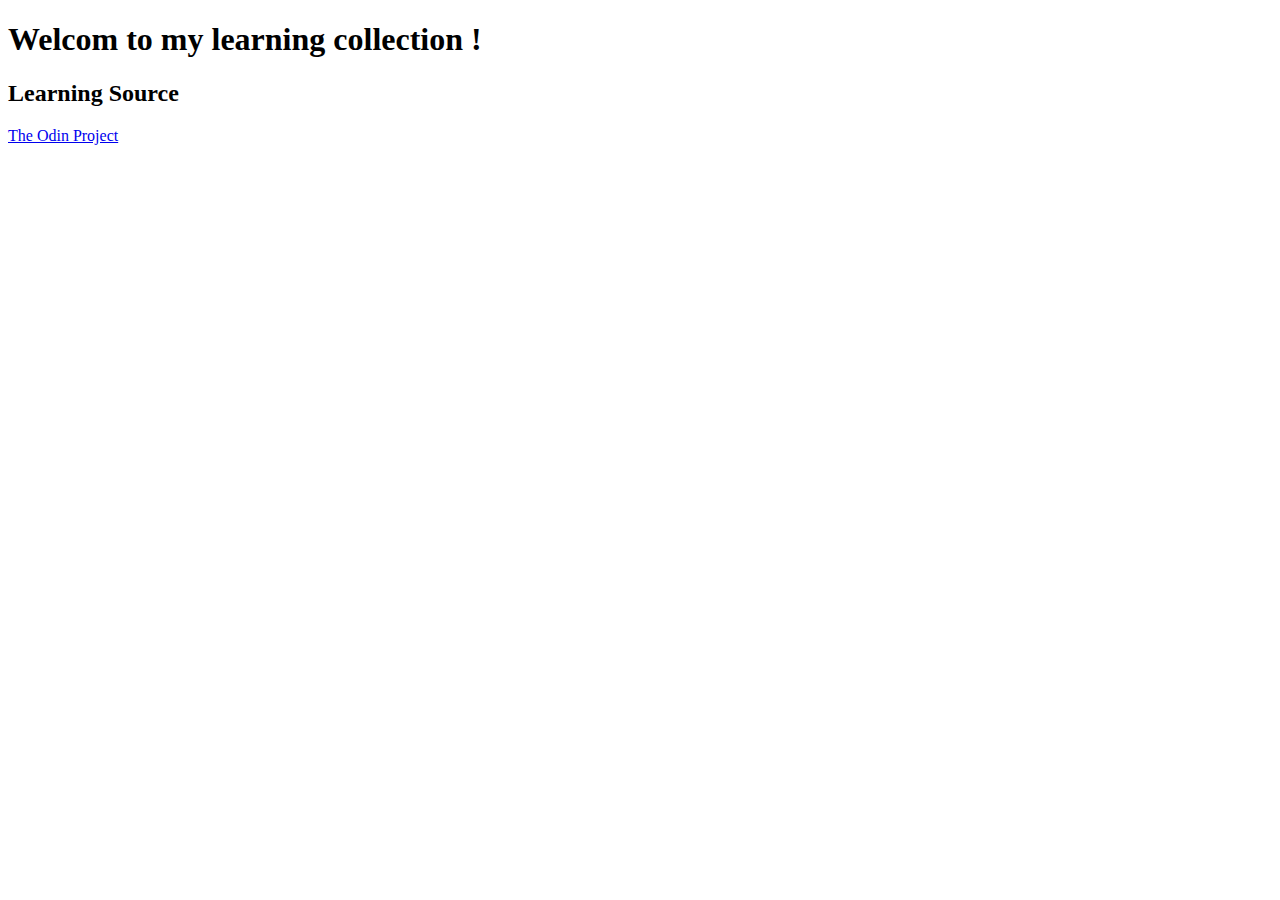
<file: index.html>
<!DOCTYPE html>
<html lang="en">
<head>
    <meta charset="UTF-8">
    <meta http-equiv="X-UA-Compatible" content="IE=edge">
    <meta name="viewport" content="width=device-width, initial-scale=1.0">
    <title>Arasi Learning Project Collection</title>
</head>
<body>
    <h1>Welcom to my learning collection !</h1>
    <h2>Learning Source</h2>
    <a href="./the-odin-project/index.html">The Odin Project</a>
</body>
</html>
</file>
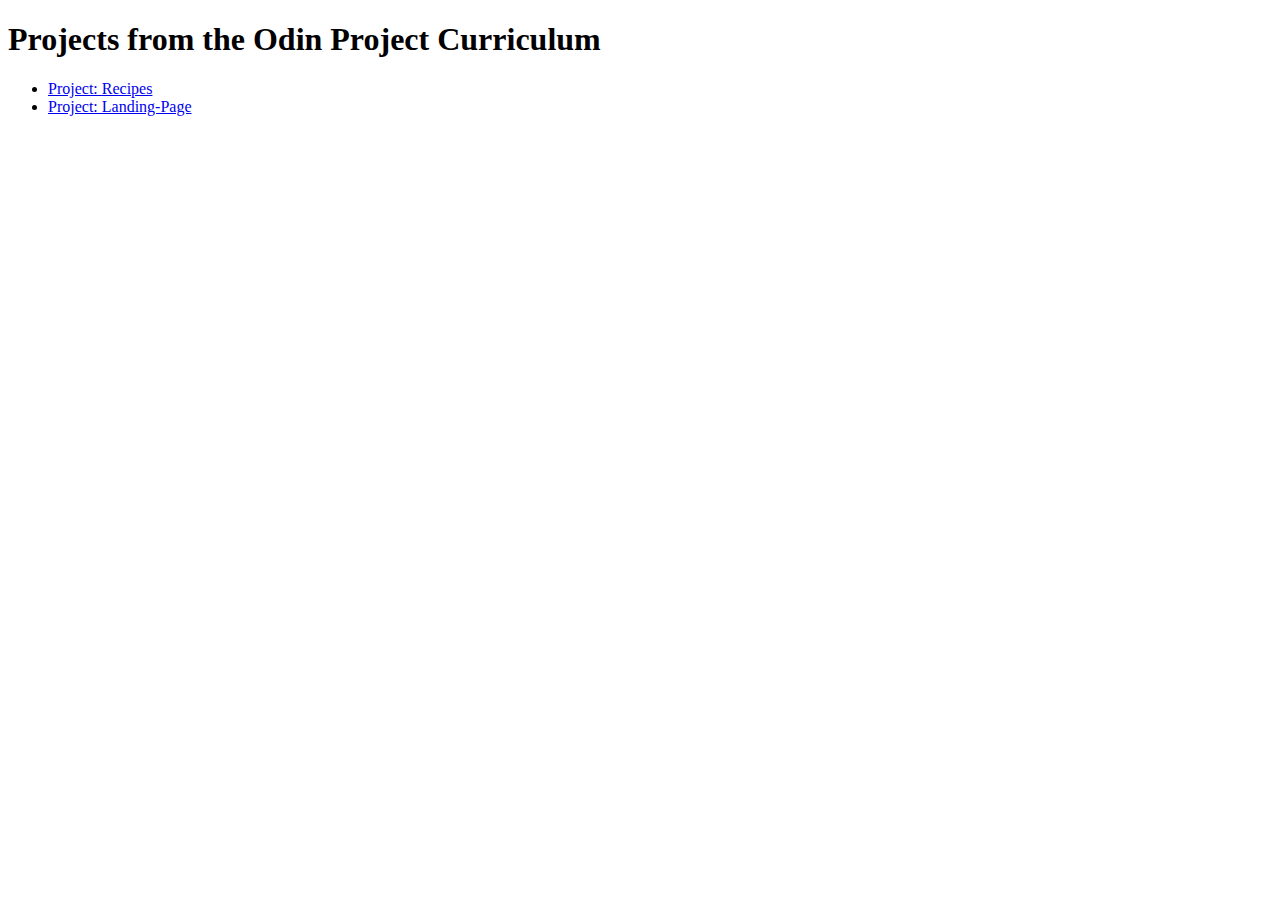
<file: the-odin-project/index.html>
<!DOCTYPE html>
<html lang="en">
<head>
    <meta charset="UTF-8">
    <meta http-equiv="X-UA-Compatible" content="IE=edge">
    <meta name="viewport" content="width=device-width, initial-scale=1.0">
    <title>Arasi - The Odin Project</title>
</head>
<body>
    <h1>Projects from the Odin Project Curriculum</h1>
    <ul>
        <li><a href="./01-Project-Recipes/index.html">Project: Recipes</a></li>
        <li><a href="./02-Project-Landing-Page/index.html">Project: Landing-Page</a></li>
    </ul>
</body>
</html>
</file>
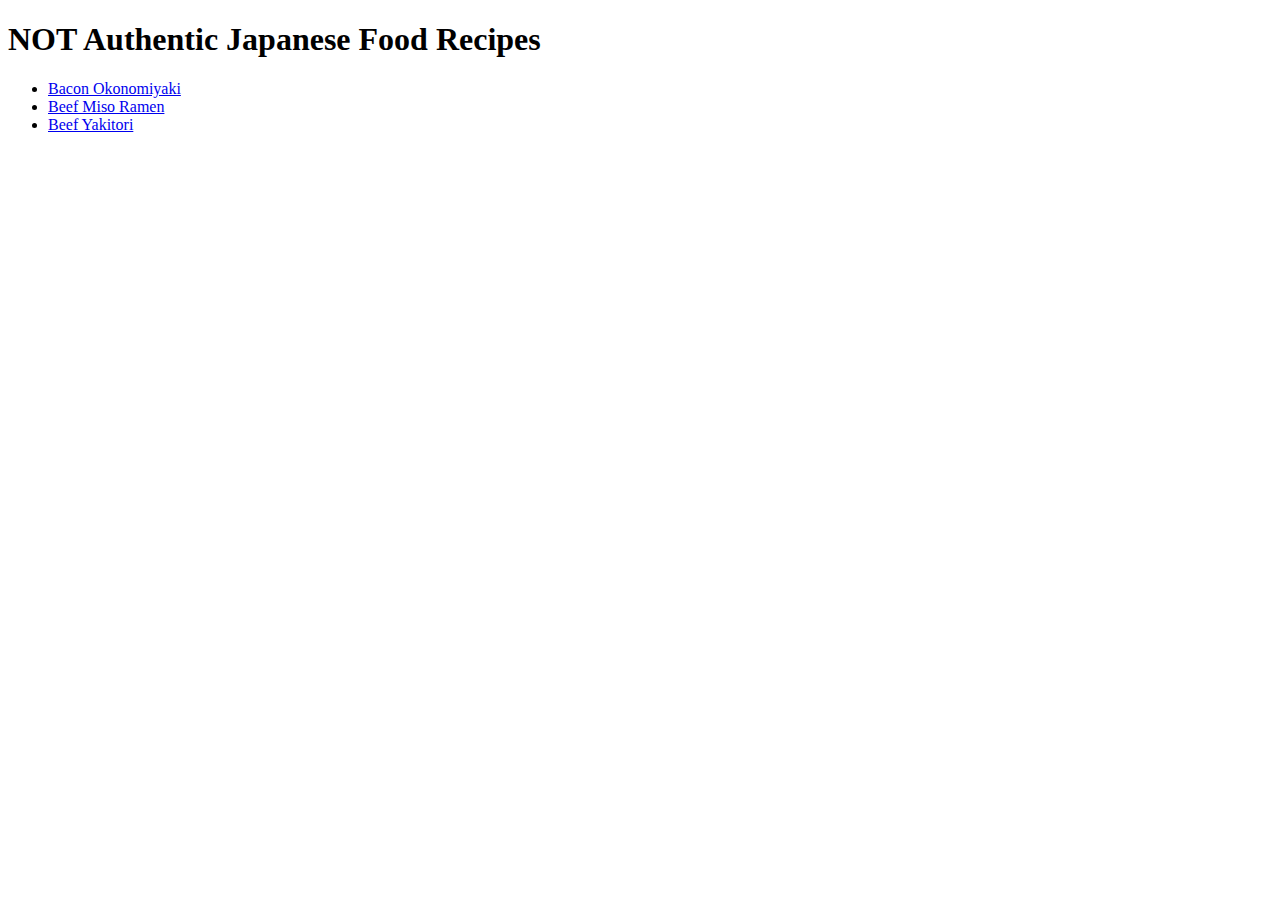
<file: the-odin-project/01-Project-Recipes/index.html>
<!DOCTYPE html>
<html lang="en">
<head>
    <meta charset="UTF-8">
    <meta http-equiv="X-UA-Compatible" content="IE=edge">
    <meta name="viewport" content="width=device-width, initial-scale=1.0">
    <title>Japanese Food Recipes</title>
</head>
<body>
    <h1>NOT Authentic Japanese Food Recipes</h1>
    <ul>
        <li><a href="recipes/bacon-okonomiyaki.html">Bacon Okonomiyaki</a></li>
        <li><a href="recipes/beef-miso-ramen.html">Beef Miso Ramen</a></li>
        <li><a href="recipes/beef-yakitori.html">Beef Yakitori</a></li>
    </ul>
</body>
</html>
</file>
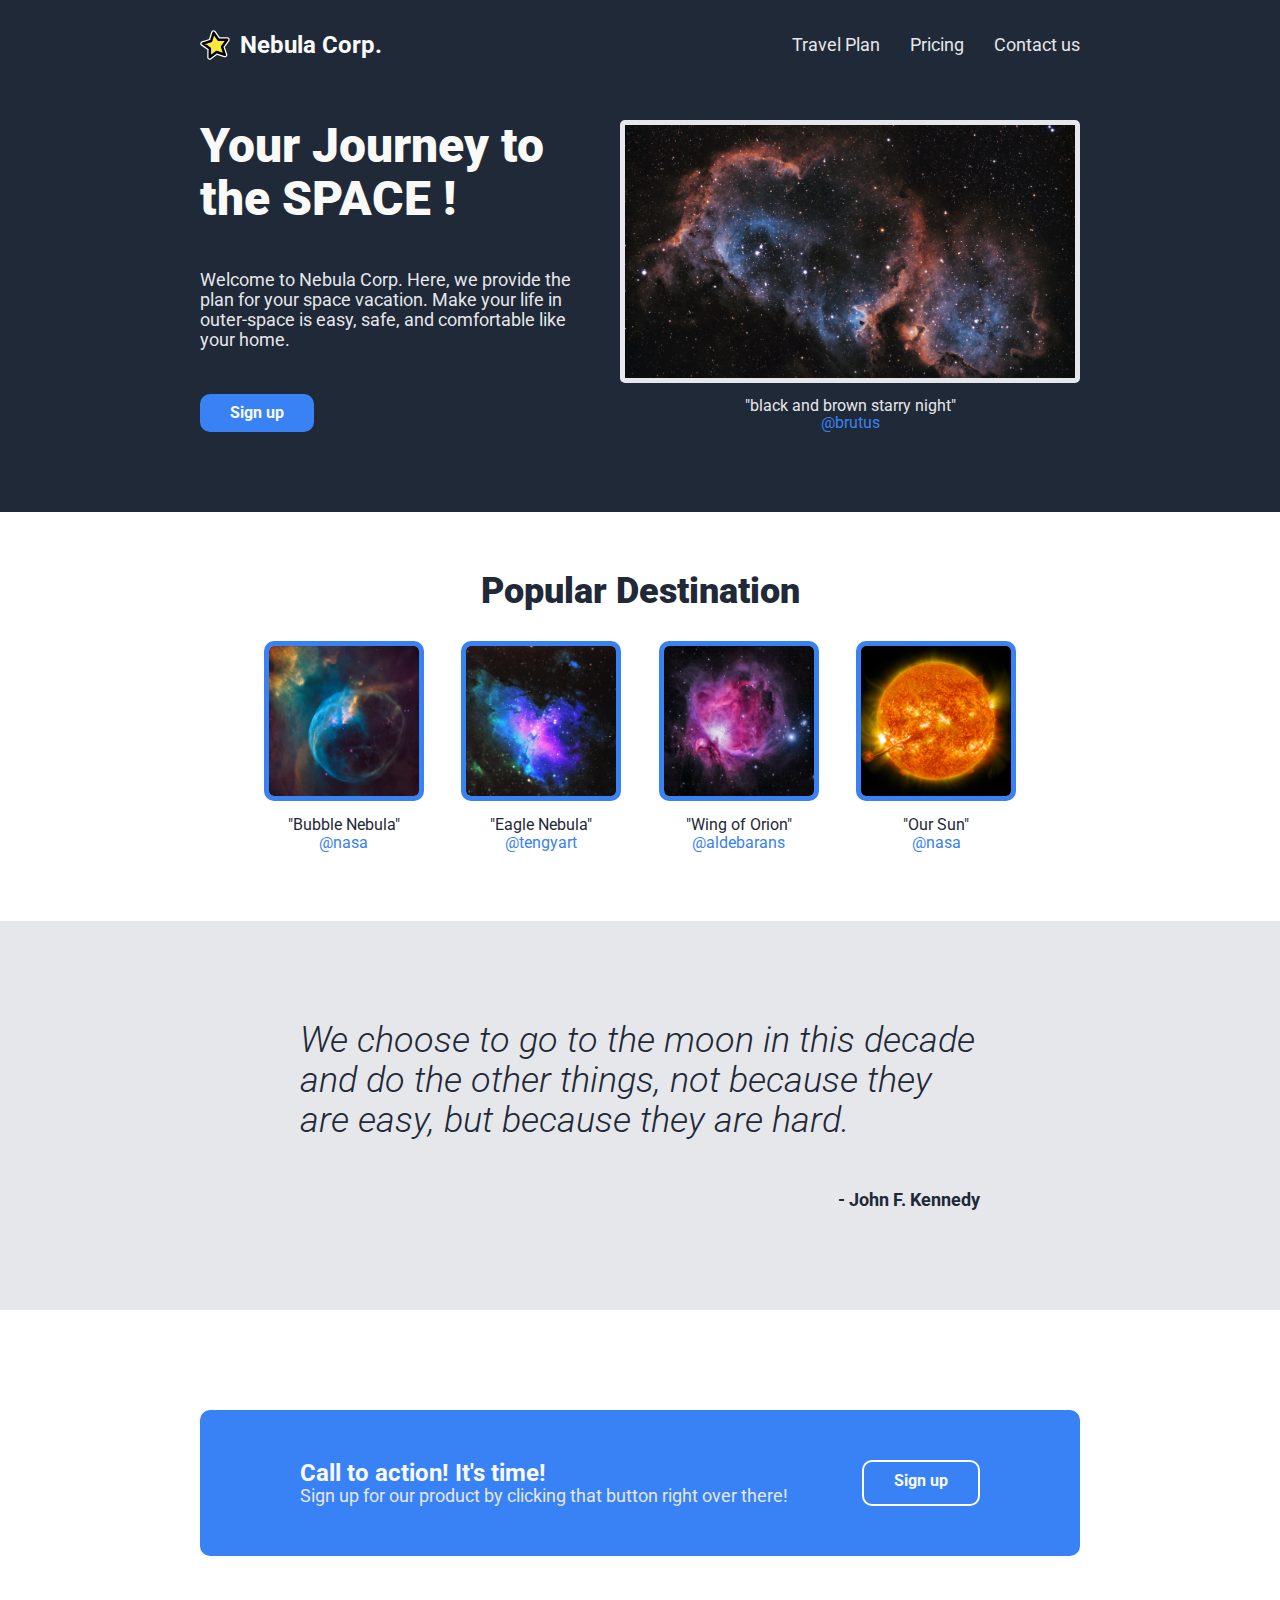
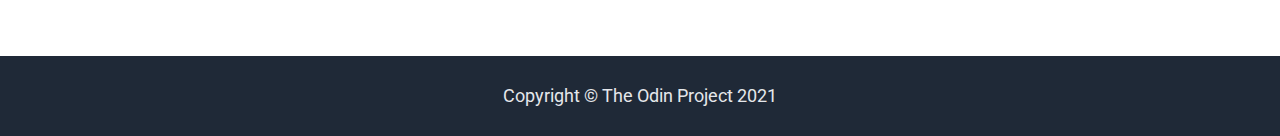
<file: the-odin-project/02-Project-Landing-Page/index.html>
<!DOCTYPE html>
<html lang="en">
<head>
    <meta charset="UTF-8">
    <meta http-equiv="X-UA-Compatible" content="IE=edge">
    <meta name="viewport" content="width=device-width, initial-scale=1.0">
    <link rel="stylesheet" href="styles.css">
    <link rel="preconnect" href="https://fonts.googleapis.com">
    <link rel="preconnect" href="https://fonts.gstatic.com" crossorigin>
    <link href="https://fonts.googleapis.com/css2?family=Roboto:ital,wght@0,100;0,300;0,400;0,500;0,700;0,900;1,100;1,300;1,400;1,500;1,700;1,900&display=swap" rel="stylesheet"> 
    <title>Nebula Corp &ndash; Journey to the SPACE</title>
</head>
<body>
    <header>
        <nav>
            <a class="logo" href="#">
                <img src="./assets/image/star-logo.svg" alt="logo">
                <h2>Nebula Corp.</h2>
            </a>
            <ul>
                <li><a href="#">Travel Plan</a></li>
                <li><a href="#">Pricing</a></li>
                <li><a href="#">Contact us</a></li>
            </ul>
        </nav>
    </header>

    <section class="welcome">
        <div class="welcome-text">
            <h1>Your Journey to the SPACE !</h1>
            <p>Welcome to Nebula Corp. Here, we provide the plan for your space vacation. Make your life in outer-space is easy, safe, and comfortable like your home.</p>
            <a class="button" href="#">Sign up</a>
        </div>
        <div class="welcome-img">
            <img src="./assets/image/soul-nebula.jpg" alt="Soul Nebula">
            <div class="credit">
                <span>"black and brown starry night"</span>
                <a href="https://unsplash.com/@brutus">@brutus</a>
            </div>
        </div>
    </section>

    <section class="information">
        <h2>Popular Destination</h2>
        <div class="nebula-set">
            <div class="card">
                <img src="./assets/image/bubble.jpg" alt="bubble nebula">
                <div class="credit">
                    <span>"Bubble Nebula"</span>
                    <a href="https://unsplash.com/@nasa">@nasa</a>
                </div>
            </div>

            <div class="card">
                <img src="./assets/image/eagle.jpg" alt="eagle nebula">
                <div class="credit">
                    <span>"Eagle Nebula"</span>
                    <a href="https://unsplash.com/@tengyart">@tengyart</a>
                </div>
            </div>

            <div class="card">
                <img src="./assets/image/orion.jpg" alt="orion nebula">
                <div class="credit">
                    <span>"Wing of Orion"</span>
                    <a href="https://unsplash.com/@aldebarans">@aldebarans</a>
                </div>
            </div>

            <div class="card">
                <img src="./assets/image/sun.jpg" alt="sun">
                <div class="credit">
                    <span>"Our Sun"</span>
                    <a href="https://unsplash.com/@nasa">@nasa</a>
                </div>
            </div>
        </div>
    </section>

    <section class="quotes">
        <p>We choose to go to the moon in this decade and do the other things, not because they are easy, but because they are hard.</p>
        <span>- John F. Kennedy</span>
    </section>

    <section class="sign-up">
        <div class="button-holder">
            <div class="button-text">
                <h2>Call to action! It's time!</h2>
                <p>Sign up for our product by clicking that button right over there!</p>
            </div>
            <a class="button" href="#">Sign up</a>
        </div>
    </section>

    <footer>
        Copyright &#169; The Odin Project 2021
    </footer>
</body>
</html>
</file>
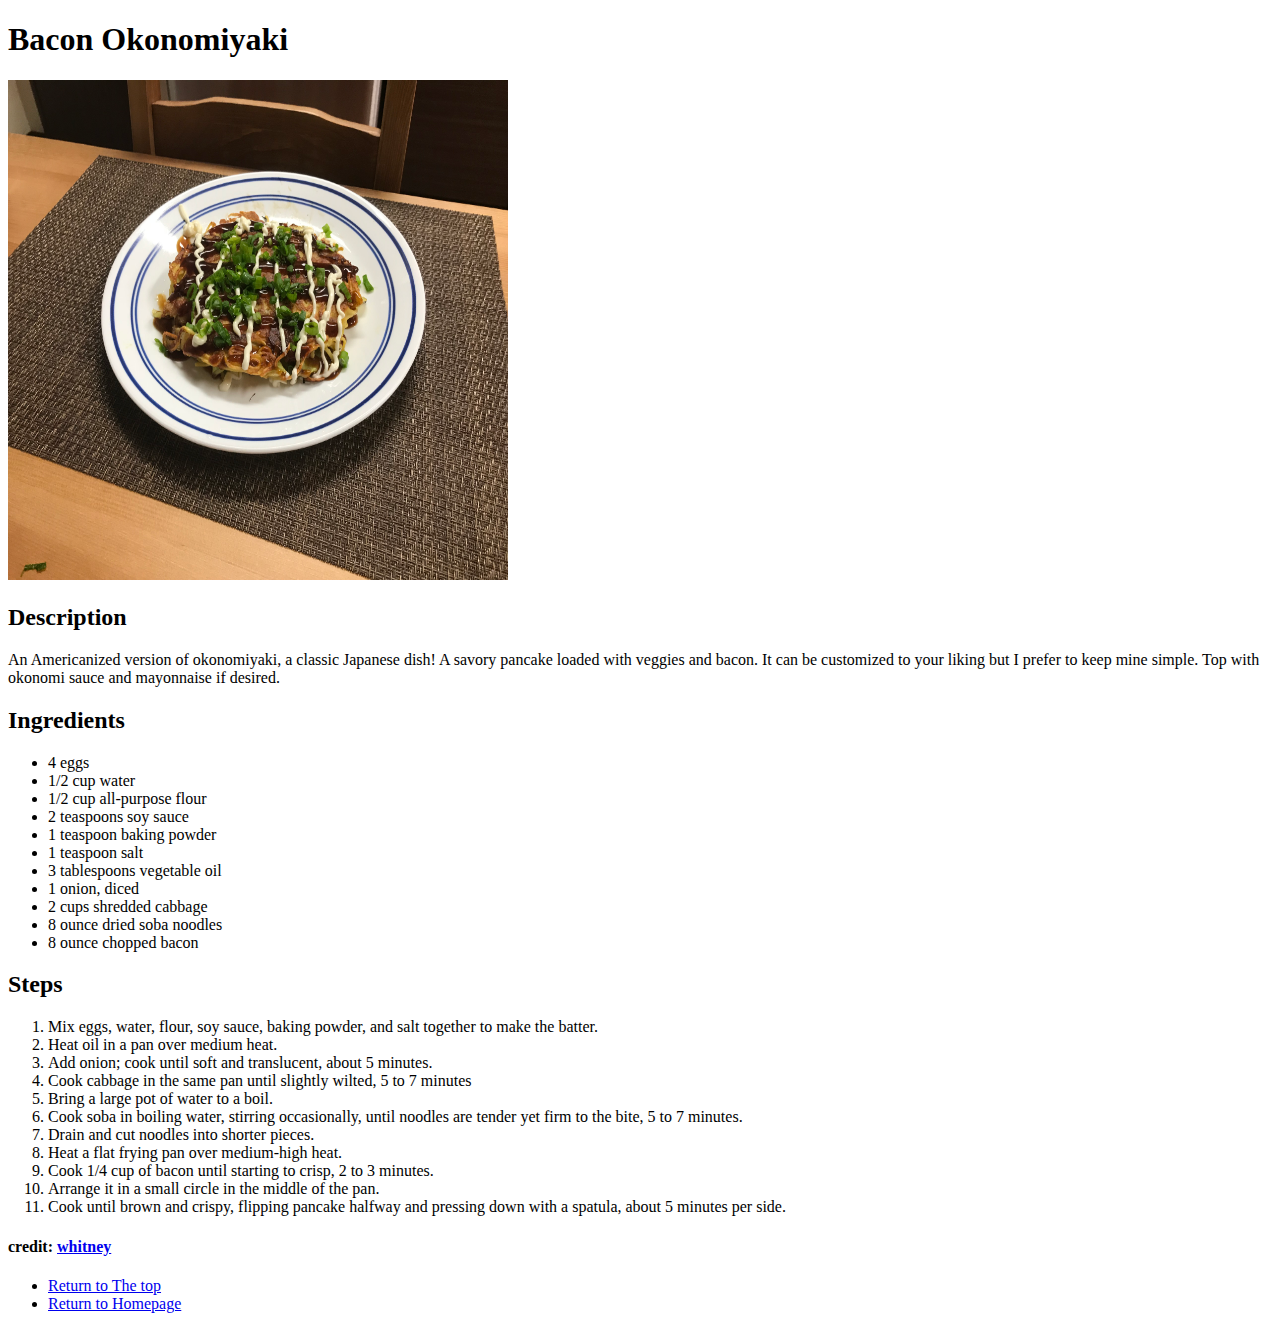
<file: the-odin-project/01-Project-Recipes/recipes/bacon-okonomiyaki.html>
<!DOCTYPE html>
<html lang="en">
<head>
    <meta charset="UTF-8">
    <meta http-equiv="X-UA-Compatible" content="IE=edge">
    <meta name="viewport" content="width=device-width, initial-scale=1.0">
    <title>Bacon Okonomiyaki</title>
</head>
<body>
    <h1 id="heading">Bacon Okonomiyaki</h1>
    <img src="./image/bacon-okonomiyaki.jpg"
         width="500"
         height="500" 
         alt="Bacon Okonomiyaki">
    <h2>Description</h2>
    <p>An Americanized version of okonomiyaki, a classic Japanese dish! A savory pancake loaded with veggies and bacon. It can be customized to your liking but I prefer to keep mine simple. Top with okonomi sauce and mayonnaise if desired.</p>
    <h2>Ingredients</h2>
    <ul>
        <li>4 eggs</li>
        <li>1/2 cup water</li>
        <li>1/2 cup all-purpose flour</li>
        <li>2 teaspoons soy sauce</li>
        <li>1 teaspoon baking powder</li>
        <li>1 teaspoon salt</li>
        <li>3 tablespoons vegetable oil</li>
        <li>1 onion, diced</li>
        <li>2 cups shredded cabbage</li>
        <li>8 ounce dried soba noodles</li>
        <li>8 ounce chopped bacon</li>
    </ul>
    <h2>Steps</h2>
    <ol>
        <li>Mix eggs, water, flour, soy sauce, baking powder, and salt together to make the batter.</li>
        <li>Heat oil in a pan over medium heat.</li> 
        <li>Add onion; cook until soft and translucent, about 5 minutes.</li>
        <li>Cook cabbage in the same pan until slightly wilted, 5 to 7 minutes</li>
        <li>Bring a large pot of water to a boil.</li>
        <li>Cook soba in boiling water, stirring occasionally, until noodles are tender yet firm to the bite, 5 to 7 minutes.</li>
        <li>Drain and cut noodles into shorter pieces.</li>
        <li>Heat a flat frying pan over medium-high heat.</li> 
        <li>Cook 1/4 cup of bacon until starting to crisp, 2 to 3 minutes.</li>
        <li>Arrange it in a small circle in the middle of the pan.</li>
        <li>Cook until brown and crispy, flipping pancake halfway and pressing down with a spatula, about 5 minutes per side.</li>
    </ol>
    <h4>credit: <a href="https://www.allrecipes.com/recipe/263880/bacon-okonomiyaki/">whitney</a></h4>
    <nav>
        <ul>
            <li><a href="#heading">Return to The top</a></li>
            <li><a href="../index.html">Return to Homepage</a></li>
        </ul>
    </nav>
</body>
</html>
</file>
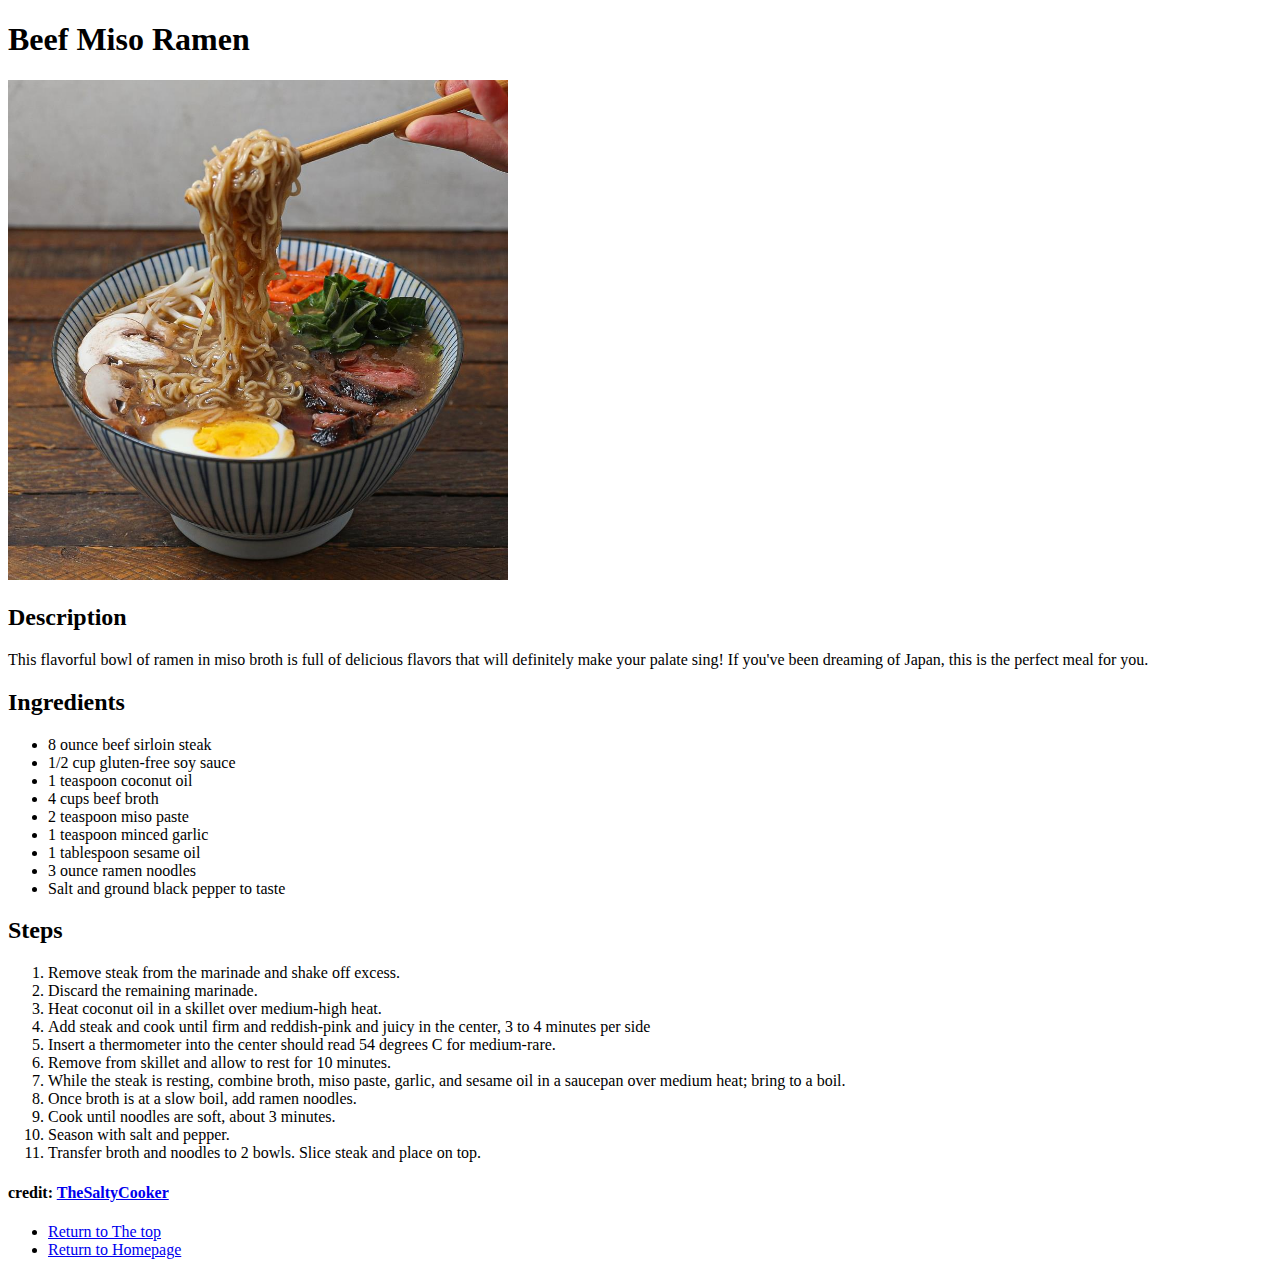
<file: the-odin-project/01-Project-Recipes/recipes/beef-miso-ramen.html>
<!DOCTYPE html>
<html lang="en">
<head>
    <meta charset="UTF-8">
    <meta http-equiv="X-UA-Compatible" content="IE=edge">
    <meta name="viewport" content="width=device-width, initial-scale=1.0">
    <title>Beef Miso Ramen</title>
</head>
<body>
    <h1 id="heading">Beef Miso Ramen</h1>
    <img src="./image/beef-miso-ramen.jpg"
         width="500"
         height="500" 
         alt="Beef Miso Ramen">
    <h2>Description</h2>
    <p>This flavorful bowl of ramen in miso broth is full of delicious flavors that will definitely make your palate sing! If you've been dreaming of Japan, this is the perfect meal for you.</p>
    <h2>Ingredients</h2>
    <ul>
        <li>8 ounce beef sirloin steak</li>
        <li>1/2 cup gluten-free soy sauce</li>
        <li>1 teaspoon coconut oil</li>
        <li>4 cups beef broth</li>
        <li>2 teaspoon miso paste</li>
        <li>1 teaspoon minced garlic</li>
        <li>1 tablespoon sesame oil</li>
        <li>3 ounce ramen noodles</li>
        <li>Salt and ground black pepper to taste</li>
    </ul>
    <h2>Steps</h2>
    <ol>
        <li>Remove steak from the marinade and shake off excess.</li>
        <li>Discard the remaining marinade.</li> 
        <li>Heat coconut oil in a skillet over medium-high heat.</li>
        <li>Add steak and cook until firm and reddish-pink and juicy in the center, 3 to 4 minutes per side</li>
        <li>Insert a thermometer into the center should read 54 degrees C for medium-rare.</li>
        <li>Remove from skillet and allow to rest for 10 minutes.</li>
        <li>While the steak is resting, combine broth, miso paste, garlic, and sesame oil in a saucepan over medium heat; bring to a boil.</li>
        <li>Once broth is at a slow boil, add ramen noodles.</li> 
        <li>Cook until noodles are soft, about 3 minutes.</li>
        <li>Season with salt and pepper.</li>
        <li>Transfer broth and noodles to 2 bowls. Slice steak and place on top.</li>
    </ol>
    <h4>credit: <a href="https://www.allrecipes.com/recipe/284031/beef-miso-ramen/">TheSaltyCooker</a></h4>
    <nav>
        <ul>
            <li><a href="#heading">Return to The top</a></li>
            <li><a href="../index.html">Return to Homepage</a></li>
        </ul>
    </nav>
</body>
</html>
</file>
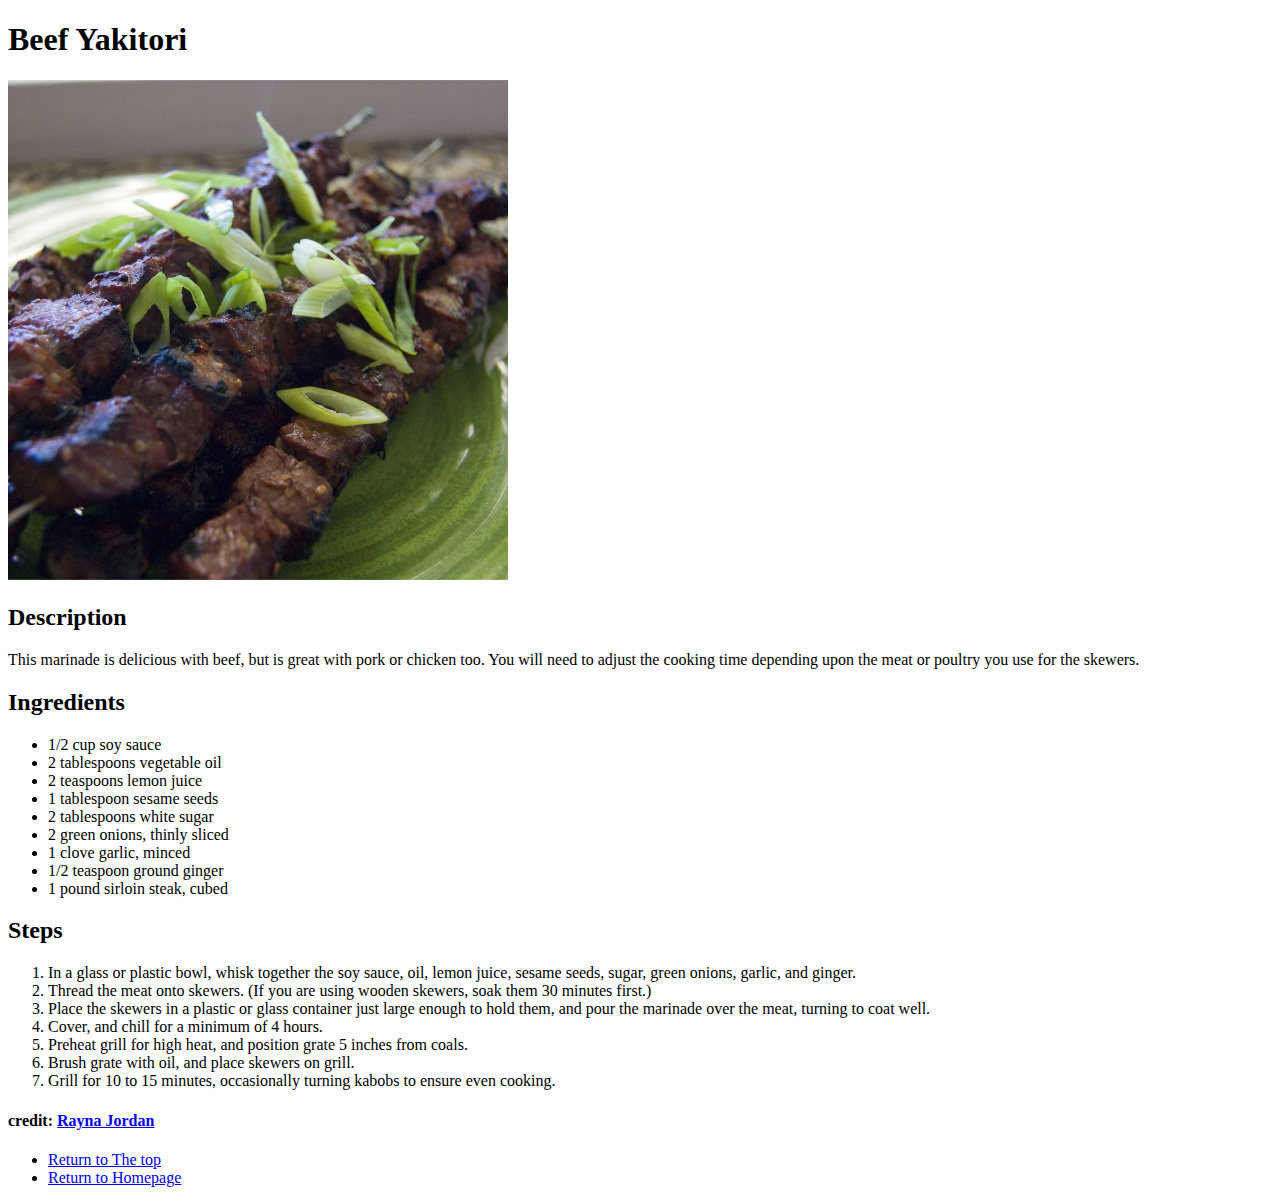
<file: the-odin-project/01-Project-Recipes/recipes/beef-yakitori.html>
<!DOCTYPE html>
<html lang="en">
<head>
    <meta charset="UTF-8">
    <meta http-equiv="X-UA-Compatible" content="IE=edge">
    <meta name="viewport" content="width=device-width, initial-scale=1.0">
    <title>Beef Yakitori</title>
</head>
<body>
    <h1 id="heading">Beef Yakitori</h1>
    <img src="./image/beef-yakitori.jpeg"
         width="500"
         height="500" 
         alt="Beef Yakitori">
    <h2>Description</h2>
    <p>This marinade is delicious with beef, but is great with pork or chicken too. You will need to adjust the cooking time depending upon the meat or poultry you use for the skewers.</p>
    <h2>Ingredients</h2>
    <ul>
        <li>1/2 cup soy sauce</li>
        <li>2 tablespoons vegetable oil</li>
        <li>2 teaspoons lemon juice</li>
        <li>1 tablespoon sesame seeds</li>
        <li>2 tablespoons white sugar</li>
        <li>2 green onions, thinly sliced</li>
        <li>1 clove garlic, minced</li>
        <li>1/2 teaspoon ground ginger</li>
        <li>1 pound sirloin steak, cubed</li>
    </ul>
    <h2>Steps</h2>
    <ol>
        <li>In a glass or plastic bowl, whisk together the soy sauce, oil, lemon juice, sesame seeds, sugar, green onions, garlic, and ginger.</li>
        <li>Thread the meat onto skewers. (If you are using wooden skewers, soak them 30 minutes first.)</li> 
        <li>Place the skewers in a plastic or glass container just large enough to hold them, and pour the marinade over the meat, turning to coat well.</li>
        <li>Cover, and chill for a minimum of 4 hours.</li>
        <li>Preheat grill for high heat, and position grate 5 inches from coals.</li>
        <li>Brush grate with oil, and place skewers on grill.</li>
        <li>Grill for 10 to 15 minutes, occasionally turning kabobs to ensure even cooking.</li>
    </ol>
    <h4>credit: <a href="https://www.allrecipes.com/recipe/31026/beef-yakitori/">Rayna Jordan</a></h4>
    <nav>
        <ul>
            <li><a href="#heading">Return to The top</a></li>
            <li><a href="../index.html">Return to Homepage</a></li>
        </ul>
    </nav>
</body>
</html>
</file>
<file: the-odin-project/02-Project-Landing-Page/styles.css>
/* http://meyerweb.com/eric/tools/css/reset/ 
   v2.0 | 20110126
   License: none (public domain)
*/

html, body, div, span, applet, object, iframe,
h1, h2, h3, h4, h5, h6, p, blockquote, pre,
a, abbr, acronym, address, big, cite, code,
del, dfn, em, img, ins, kbd, q, s, samp,
small, strike, strong, sub, sup, tt, var,
b, u, i, center,
dl, dt, dd, ol, ul, li,
fieldset, form, label, legend,
table, caption, tbody, tfoot, thead, tr, th, td,
article, aside, canvas, details, embed, 
figure, figcaption, footer, header, hgroup, 
menu, nav, output, ruby, section, summary,
time, mark, audio, video {
	margin: 0;
	padding: 0;
	border: 0;
	font-size: 100%;
	font: inherit;
	vertical-align: baseline;
}
/* HTML5 display-role reset for older browsers */
article, aside, details, figcaption, figure, 
footer, header, hgroup, menu, nav, section {
	display: block;
}
body {
	line-height: 1;
}
ol, ul {
	list-style: none;
}
blockquote, q {
	quotes: none;
}
blockquote:before, blockquote:after,
q:before, q:after {
	content: '';
	content: none;
}
table {
	border-collapse: collapse;
	border-spacing: 0;
}

/*--------------- CSS reset end here ---------------*/
body {
    font-family: 'Roboto', sans-serif;
    line-height: 1.1;
}

a {
    text-decoration: none;
}

header,
.welcome,
footer {
    background-color: #1f2937;
}

h1 {
    color: #f9faf8;
    font-size: 48px;
    font-weight: 900;   
}

.logo h2,
.button-holder h2 {
    color: #f9faf8;
    font-size: 24px;
    font-weight: 700;
}

header a,
.welcome p,
.button-text p,
footer {
    color: #E5E7EB;
    font-size: 18px;
}

.button-holder,
.button {
    background-color: #3882f6;
}

.information h2 {
    font-size: 36px;
    color: #1f2937;
    font-weight: 900;
}

.quotes {
    background-color: #E5E7EB;
}

.quotes p {
    color: #1f2937;
    font-size: 36px;
    font-weight: 300;
    font-style: italic;
}

header,
section,
footer {
    padding: 30px 200px;
}

/*------------------*/
header nav {
    display: flex;
    justify-content: space-between;
    align-items: center;
}

nav ul {
    display: flex;
    gap: 30px;
}

.logo {
    display: flex;
    align-items: center;
    gap: 10px;
}

img {
    height: auto;
    width: 30px;
}
/*-------------------*/

.welcome {
    display: flex;
    justify-content: space-between;
    padding-bottom: 80px;
}

.welcome .welcome-text {
    max-width: 400px;
    display: flex;
    flex-direction: column;
    justify-content: space-between;
}

.welcome img {
    height: auto;
    width: 450px;
    border: 5px #E5E7EB solid;
    border-radius: 5px;
    margin-bottom: 10px;
}

.welcome-text a {
    align-self: flex-start;
    color: #f9faf8;
    font-size: 16px;
    font-weight: 700;
    padding: 10px 30px;
    border: 0;
    border-radius: 10px;
}

.credit {
    display: flex;
    flex-direction: column;
    align-items: center;
    color: #E5E7EB;
}

.credit a {
    text-decoration: none;
    color: #3882f6;
}

/*-------------------*/
.information {
    display: flex;
    flex-direction: column;
    align-items: center;
    margin-bottom: 40px;
    padding-left: 300px;
    padding-right: 300px;
}

.information h2 {
    margin: 30px
}

.nebula-set {
    width: 753px;
    display: flex;
    justify-content: space-between;
}

.card img {
    width: 150px;
    height: 150px;
    border: 5px solid #3882f6;
    border-radius: 10px;
    margin-bottom: 15px;
}

.card {
    display: flex;
    flex-direction: column;
    align-items: center;
    text-align: center;
}

.card .credit {
    color: #1f2937;
}

/*------------------------*/
.quotes {
    padding: 100px 300px;
    display: flex;
    flex-direction: column;
}

.quotes p {
    margin-bottom: 50px;
}

.quotes span {
    align-self: flex-end;
    color: #1f2937;
    font-weight: 700;
    font-size: 18px;
}

/*------------------------*/
.sign-up {
    padding: 100px 200px;
}

.button-holder {
    padding: 50px 100px;
    border-radius: 10px;
    display: flex;
    justify-content: space-between;
}

.button-holder .button {
    color: #f9faf8;
    font-size: 16px;
    font-weight: 700;
    padding: 10px 30px;
    border: 2px solid white;
    border-radius: 10px;
}

/*------------------------*/
footer {
    display: flex;
    justify-content: center;
}
</file>
